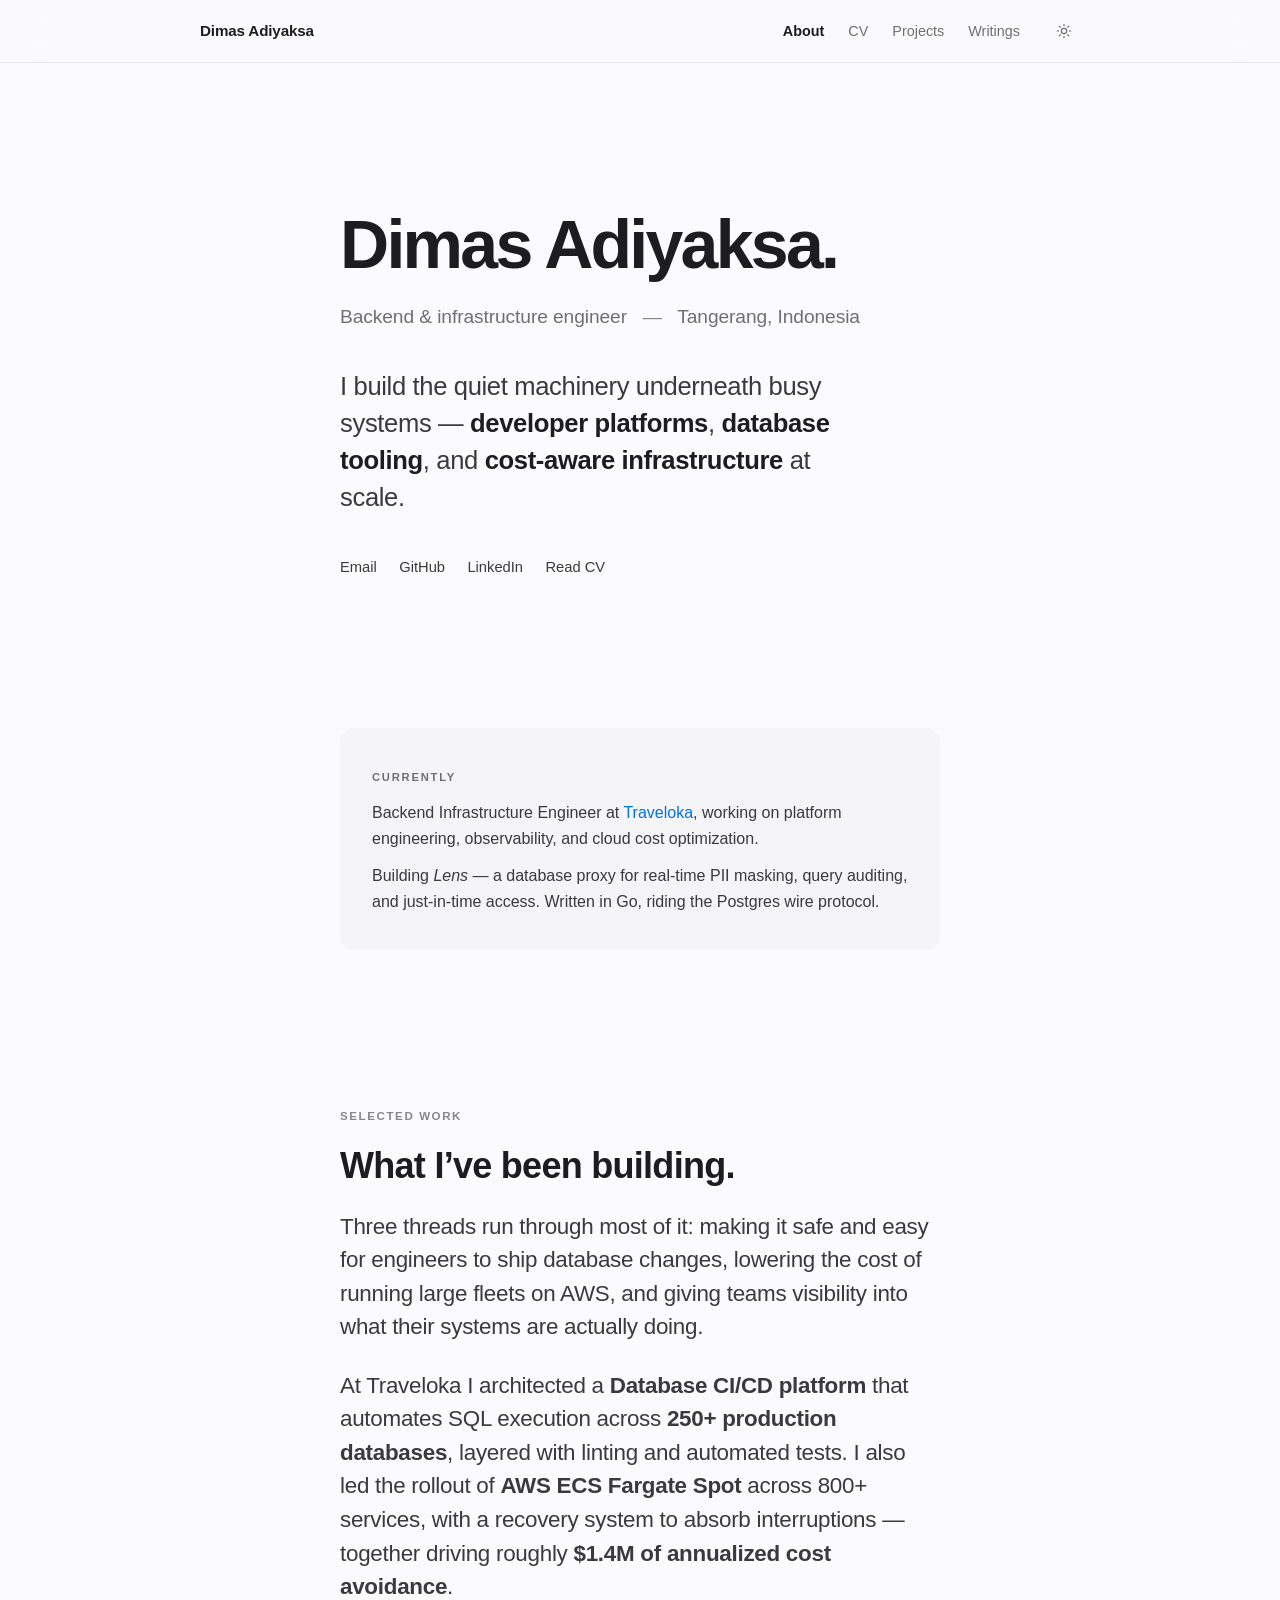
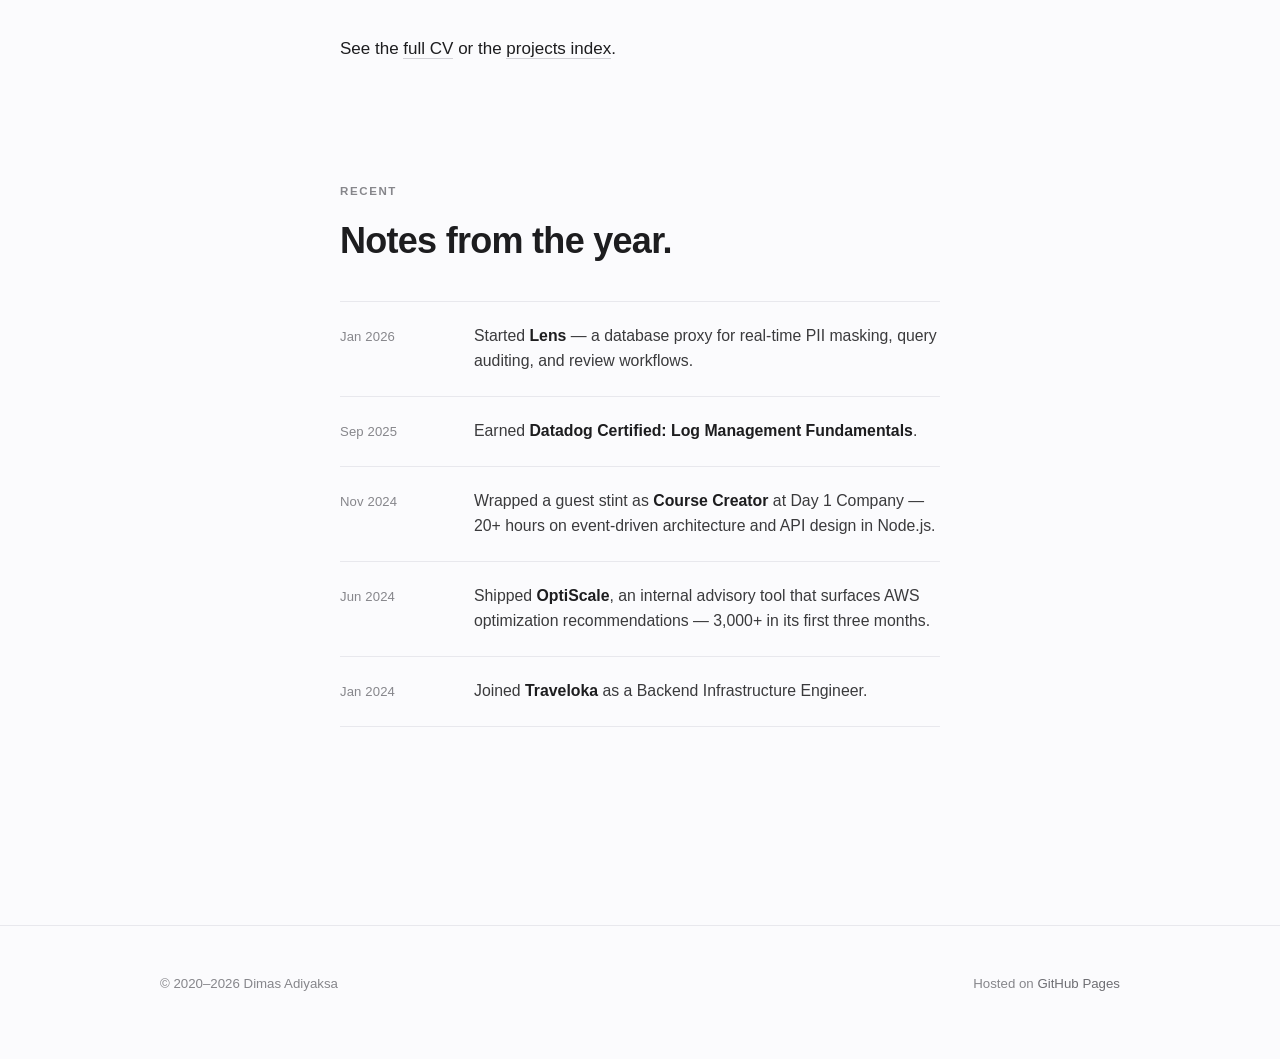
<file: index.html>
<!DOCTYPE html>
<html lang="en">
<head>
  <meta charset="UTF-8" />
  <meta name="viewport" content="width=device-width, initial-scale=1.0" />
  <meta name="theme-color" content="#fbfbfd" media="(prefers-color-scheme: light)" />
  <meta name="theme-color" content="#000000" media="(prefers-color-scheme: dark)" />

  <title>Dimas Adiyaksa</title>
  <meta name="description" content="Backend & infrastructure engineer working on distributed systems, developer platforms, and database tooling — based in Tangerang, Indonesia." />
  <meta name="author" content="Dimas Adiyaksa" />

  <meta property="og:title" content="Dimas Adiyaksa" />
  <meta property="og:description" content="Backend & infrastructure engineer — distributed systems, developer platforms, database tooling." />
  <meta property="og:type" content="website" />
  <meta name="twitter:card" content="summary" />

  <link rel="stylesheet" href="assets/css/style.css" />
</head>
<body>

<header class="nav">
  <div class="nav__inner">
    <a class="nav__brand" href="index.html">Dimas Adiyaksa</a>
    <div class="nav__links">
      <a href="index.html" class="is-active">About</a>
      <a href="cv.html">CV</a>
      <a href="projects.html">Projects</a>
      <a href="blog.html">Writings</a>
      <button class="theme-toggle" aria-label="Toggle theme">
        <svg class="sun"  viewBox="0 0 24 24" fill="none" stroke="currentColor" stroke-width="1.8" stroke-linecap="round" stroke-linejoin="round"><circle cx="12" cy="12" r="4"/><path d="M12 2v2M12 20v2M4.93 4.93l1.41 1.41M17.66 17.66l1.41 1.41M2 12h2M20 12h2M4.93 19.07l1.41-1.41M17.66 6.34l1.41-1.41"/></svg>
        <svg class="moon" viewBox="0 0 24 24" fill="none" stroke="currentColor" stroke-width="1.8" stroke-linecap="round" stroke-linejoin="round"><path d="M21 12.79A9 9 0 1 1 11.21 3 7 7 0 0 0 21 12.79z"/></svg>
      </button>
    </div>
  </div>
</header>

<main>

  <!-- Hero -->
  <section class="hero">
    <div class="wrap">
      <h1 class="hero__name">Dimas Adiyaksa.</h1>
      <p class="hero__role">
        Backend &amp; infrastructure engineer
        <span class="sep">—</span>
        Tangerang, Indonesia
      </p>
      <p class="hero__lede">
        I build the quiet machinery underneath busy systems &mdash;
        <strong>developer platforms</strong>, <strong>database tooling</strong>,
        and <strong>cost-aware infrastructure</strong> at scale.
      </p>
      <div class="hero__contacts">
        <a href="mailto:dimasadyaksa@gmail.com">Email</a>
        <a href="https://github.com/dimasadyaksa" target="_blank" rel="noopener">GitHub</a>
        <a href="https://linkedin.com/in/dimasadyaksa" target="_blank" rel="noopener">LinkedIn</a>
        <a href="cv.html">Read CV</a>
      </div>
    </div>
  </section>

  <!-- Now -->
  <section class="section--tight">
    <div class="wrap">
      <div class="now">
        <span class="now__label">Currently</span>
        <p>
          Backend Infrastructure Engineer at <a href="https://www.traveloka.com" target="_blank" rel="noopener">Traveloka</a>,
          working on platform engineering, observability, and cloud cost optimization.
        </p>
        <p>
          Building <em>Lens</em> &mdash; a database proxy for real-time PII masking,
          query auditing, and just-in-time access. Written in Go, riding the Postgres
          wire protocol.
        </p>
      </div>
    </div>
  </section>

  <!-- Selected work -->
  <section class="section">
    <div class="wrap">
      <p class="eyebrow">Selected work</p>
      <h2>What I&rsquo;ve been building.</h2>
      <p class="lead" style="margin-top: 1.5rem;">
        Three threads run through most of it: making it safe and easy for engineers to ship
        database changes, lowering the cost of running large fleets on AWS, and giving teams
        visibility into what their systems are actually doing.
      </p>
      <p class="lead" style="margin-top: 1rem;">
        At Traveloka I architected a <strong>Database CI/CD platform</strong> that automates SQL
        execution across <strong>250+ production databases</strong>, layered with linting and
        automated tests. I also led the rollout of <strong>AWS ECS Fargate Spot</strong> across
        800+ services, with a recovery system to absorb interruptions &mdash; together driving
        roughly <strong>$1.4M of annualized cost avoidance</strong>.
      </p>
      <p style="margin-top: 2rem;">
        See the <a class="link-quiet" href="cv.html">full CV</a> or the
        <a class="link-quiet" href="projects.html">projects index</a>.
      </p>
    </div>
  </section>

  <!-- Notes / recent -->
  <section class="section">
    <div class="wrap">
      <p class="eyebrow">Recent</p>
      <h2>Notes from the year.</h2>
      <ul class="notes" style="margin-top: 2.5rem;">
        <li>
          <time datetime="2026-01">Jan 2026</time>
          <div class="notes__body">
            Started <strong>Lens</strong> &mdash; a database proxy for real-time PII masking,
            query auditing, and review workflows.
          </div>
        </li>
        <li>
          <time datetime="2025-09">Sep 2025</time>
          <div class="notes__body">
            Earned <strong>Datadog Certified: Log Management Fundamentals</strong>.
          </div>
        </li>
        <li>
          <time datetime="2024-11">Nov 2024</time>
          <div class="notes__body">
            Wrapped a guest stint as <strong>Course Creator</strong> at Day 1 Company &mdash;
            20+ hours on event-driven architecture and API design in Node.js.
          </div>
        </li>
        <li>
          <time datetime="2024-06">Jun 2024</time>
          <div class="notes__body">
            Shipped <strong>OptiScale</strong>, an internal advisory tool that surfaces AWS
            optimization recommendations &mdash; 3,000+ in its first three months.
          </div>
        </li>
        <li>
          <time datetime="2024-01">Jan 2024</time>
          <div class="notes__body">
            Joined <strong>Traveloka</strong> as a Backend Infrastructure Engineer.
          </div>
        </li>
      </ul>
    </div>
  </section>

</main>

<footer class="footer">
  <div class="footer__inner">
    <span>&copy; 2020&ndash;2026 Dimas Adiyaksa</span>
    <span>Hosted on <a href="https://pages.github.com/" target="_blank" rel="noopener">GitHub Pages</a></span>
  </div>
</footer>

<script src="assets/js/main.js" defer></script>
</body>
</html>
</file>
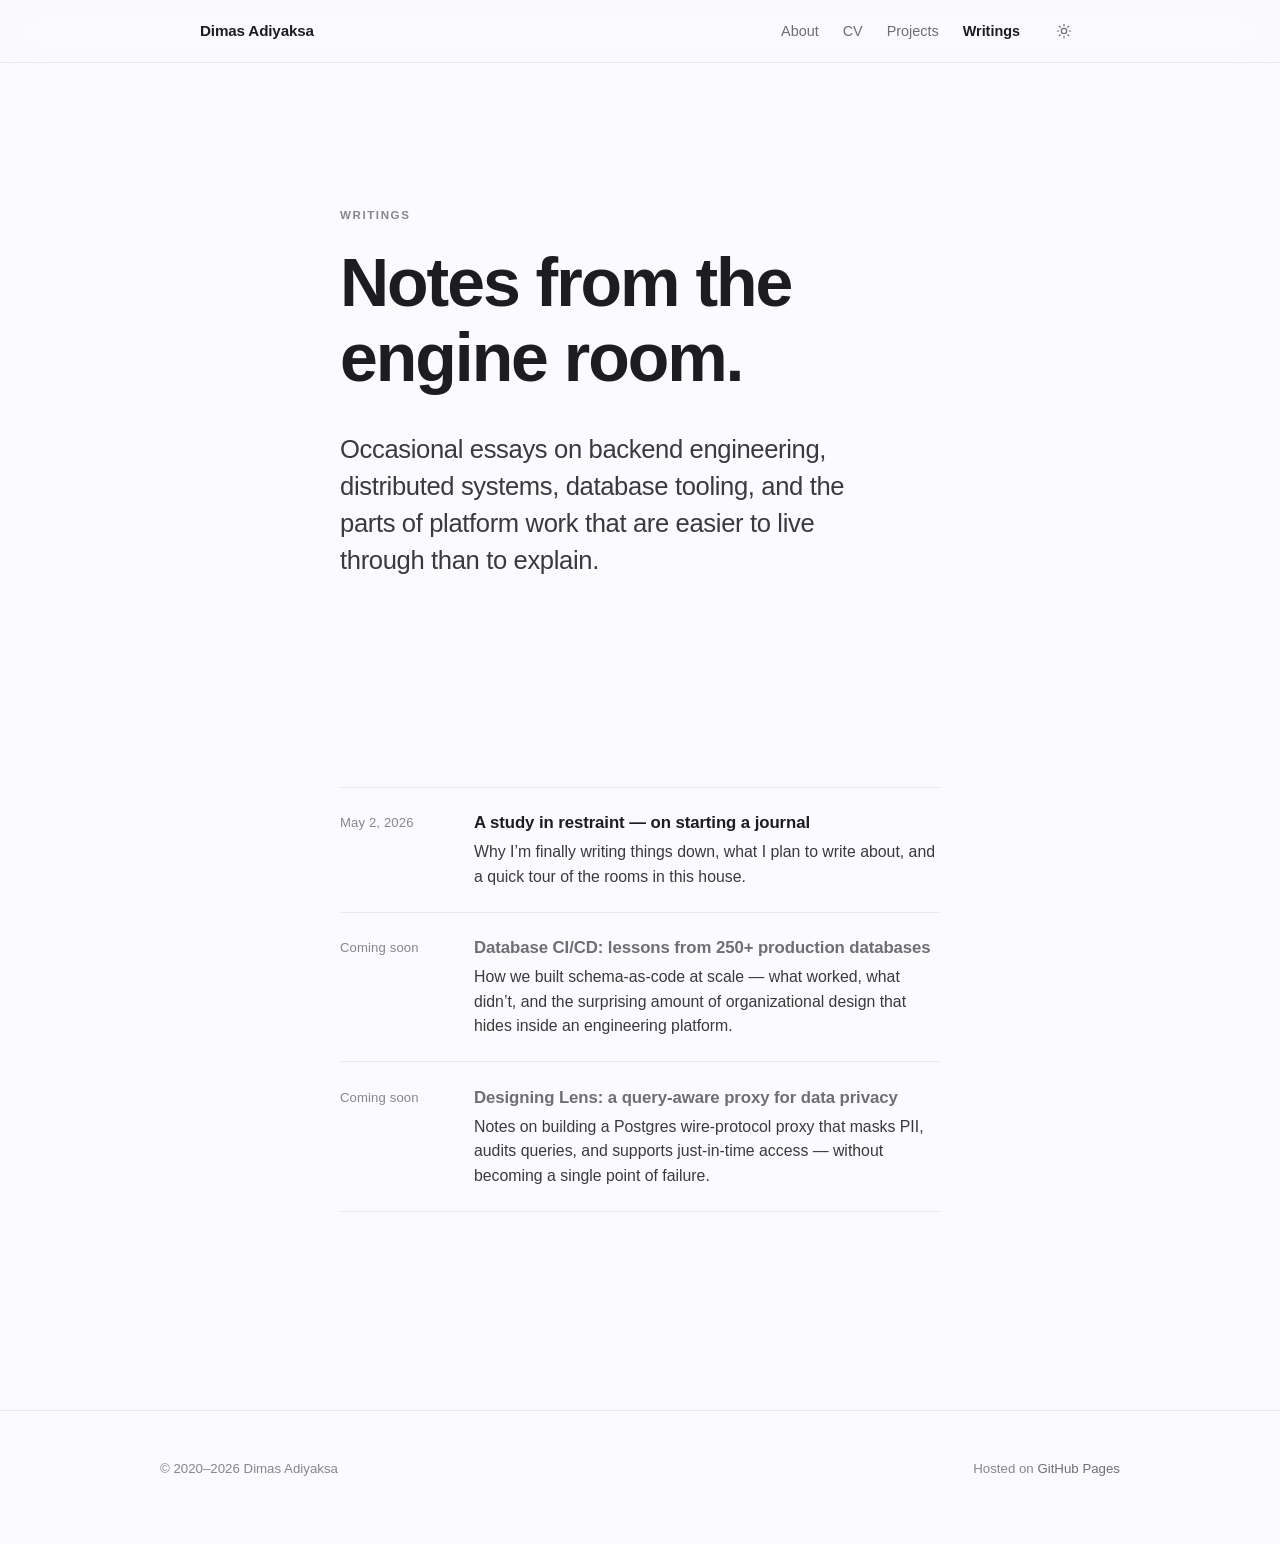
<file: blog.html>
<!DOCTYPE html>
<html lang="en">
<head>
  <meta charset="UTF-8" />
  <meta name="viewport" content="width=device-width, initial-scale=1.0" />
  <meta name="theme-color" content="#fbfbfd" media="(prefers-color-scheme: light)" />
  <meta name="theme-color" content="#000000" media="(prefers-color-scheme: dark)" />

  <title>Writings — Dimas Adiyaksa</title>
  <meta name="description" content="Essays and notes by Dimas Adiyaksa on backend engineering, distributed systems, and platform design." />

  <link rel="stylesheet" href="assets/css/style.css" />
</head>
<body>

<header class="nav">
  <div class="nav__inner">
    <a class="nav__brand" href="index.html">Dimas Adiyaksa</a>
    <div class="nav__links">
      <a href="index.html">About</a>
      <a href="cv.html">CV</a>
      <a href="projects.html">Projects</a>
      <a href="blog.html" class="is-active">Writings</a>
      <button class="theme-toggle" aria-label="Toggle theme">
        <svg class="sun"  viewBox="0 0 24 24" fill="none" stroke="currentColor" stroke-width="1.8" stroke-linecap="round" stroke-linejoin="round"><circle cx="12" cy="12" r="4"/><path d="M12 2v2M12 20v2M4.93 4.93l1.41 1.41M17.66 17.66l1.41 1.41M2 12h2M20 12h2M4.93 19.07l1.41-1.41M17.66 6.34l1.41-1.41"/></svg>
        <svg class="moon" viewBox="0 0 24 24" fill="none" stroke="currentColor" stroke-width="1.8" stroke-linecap="round" stroke-linejoin="round"><path d="M21 12.79A9 9 0 1 1 11.21 3 7 7 0 0 0 21 12.79z"/></svg>
      </button>
    </div>
  </div>
</header>

<main>

  <section class="hero">
    <div class="wrap">
      <p class="eyebrow">Writings</p>
      <h1>Notes from the engine room.</h1>
      <p class="hero__lede">
        Occasional essays on backend engineering, distributed systems, database tooling,
        and the parts of platform work that are easier to live through than to explain.
      </p>
    </div>
  </section>

  <section class="section">
    <div class="wrap">
      <ul class="notes">
        <li>
          <time datetime="2026-05-02">May&nbsp;2,&nbsp;2026</time>
          <div>
            <span class="notes__title">
              <a href="posts/welcome.html">A study in restraint &mdash; on starting a journal</a>
            </span>
            <p class="notes__body" style="margin:0;">
              Why I&rsquo;m finally writing things down, what I plan to write about, and a quick
              tour of the rooms in this house.
            </p>
          </div>
        </li>
        <li>
          <time datetime="2026-04">Coming&nbsp;soon</time>
          <div>
            <span class="notes__title" style="color: var(--ink-3);">
              Database CI/CD: lessons from 250+ production databases
            </span>
            <p class="notes__body" style="margin:0;">
              How we built schema-as-code at scale &mdash; what worked, what didn&rsquo;t, and the
              surprising amount of organizational design that hides inside an engineering platform.
            </p>
          </div>
        </li>
        <li>
          <time datetime="2026-04">Coming&nbsp;soon</time>
          <div>
            <span class="notes__title" style="color: var(--ink-3);">
              Designing Lens: a query-aware proxy for data privacy
            </span>
            <p class="notes__body" style="margin:0;">
              Notes on building a Postgres wire-protocol proxy that masks PII, audits queries,
              and supports just-in-time access &mdash; without becoming a single point of failure.
            </p>
          </div>
        </li>
      </ul>
    </div>
  </section>

</main>

<footer class="footer">
  <div class="footer__inner">
    <span>&copy; 2020&ndash;2026 Dimas Adiyaksa</span>
    <span>Hosted on <a href="https://pages.github.com/" target="_blank" rel="noopener">GitHub Pages</a></span>
  </div>
</footer>

<script src="assets/js/main.js" defer></script>
</body>
</html>
</file>
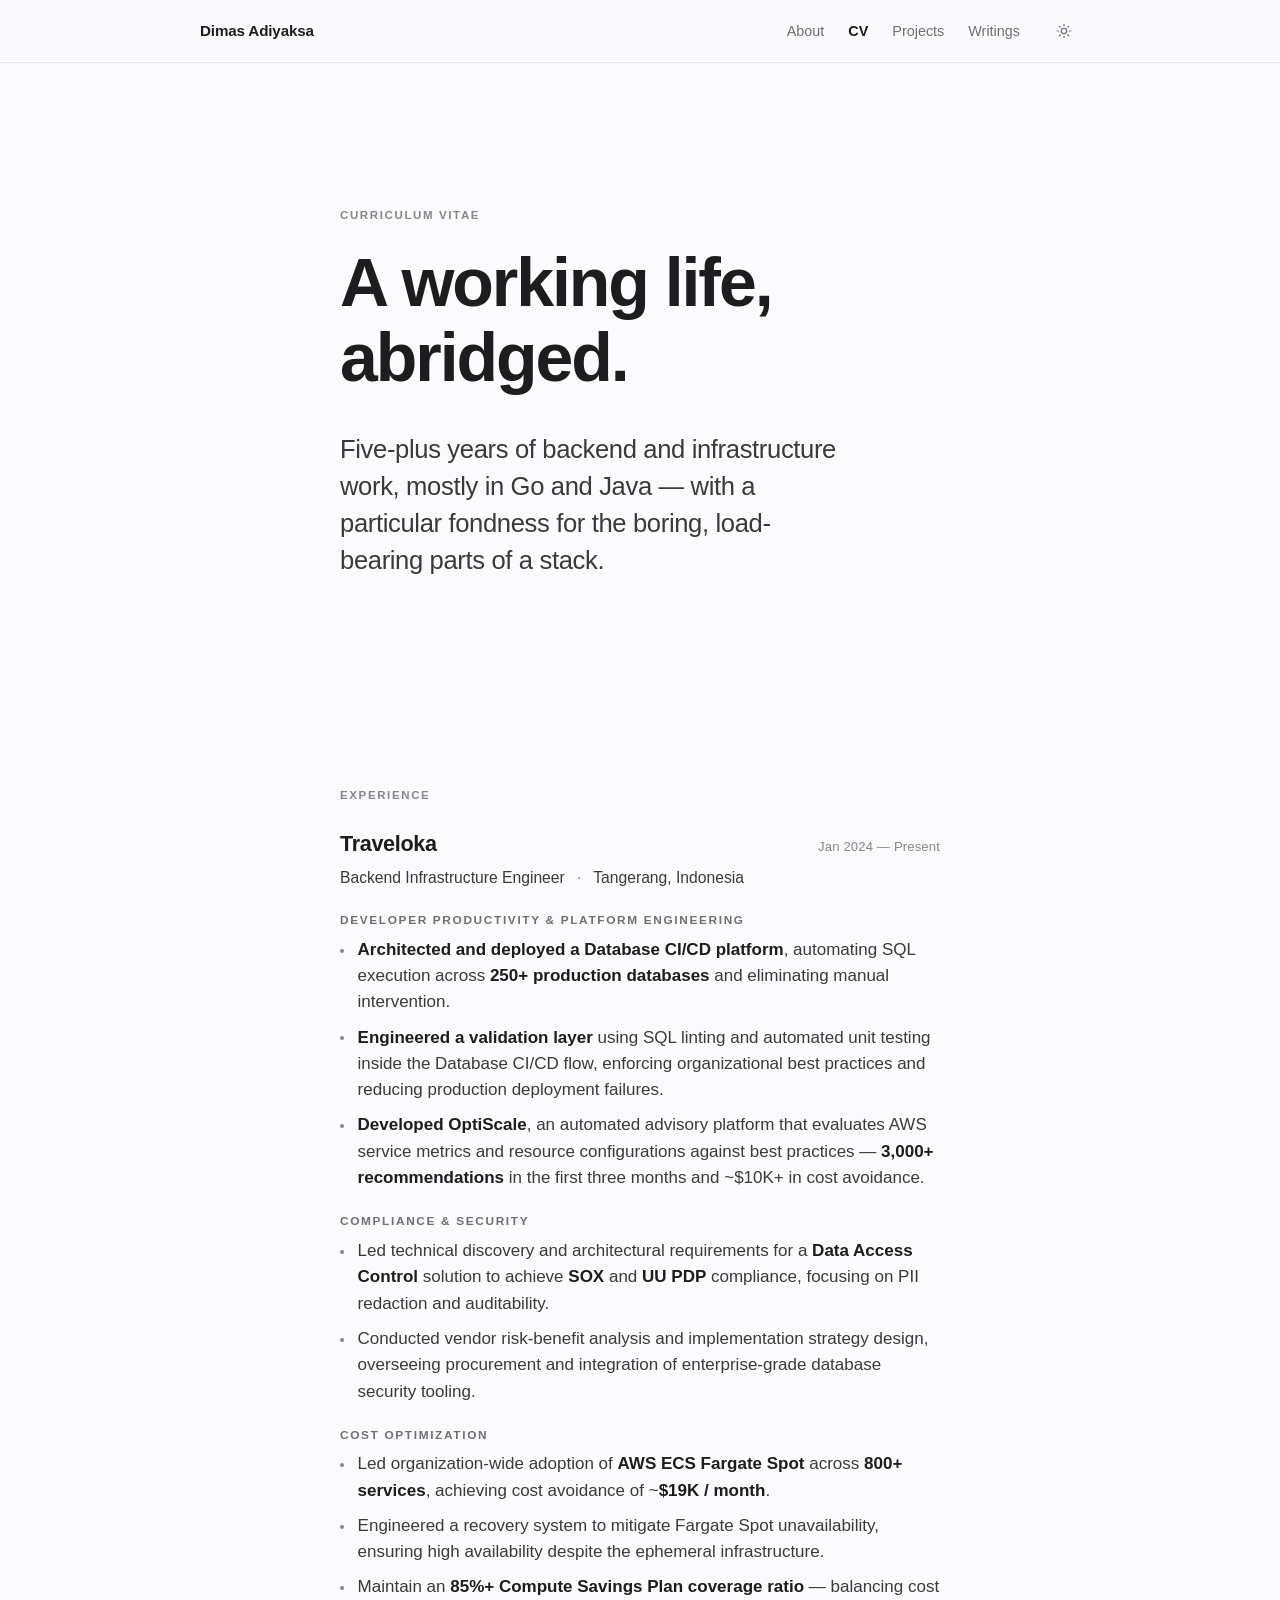
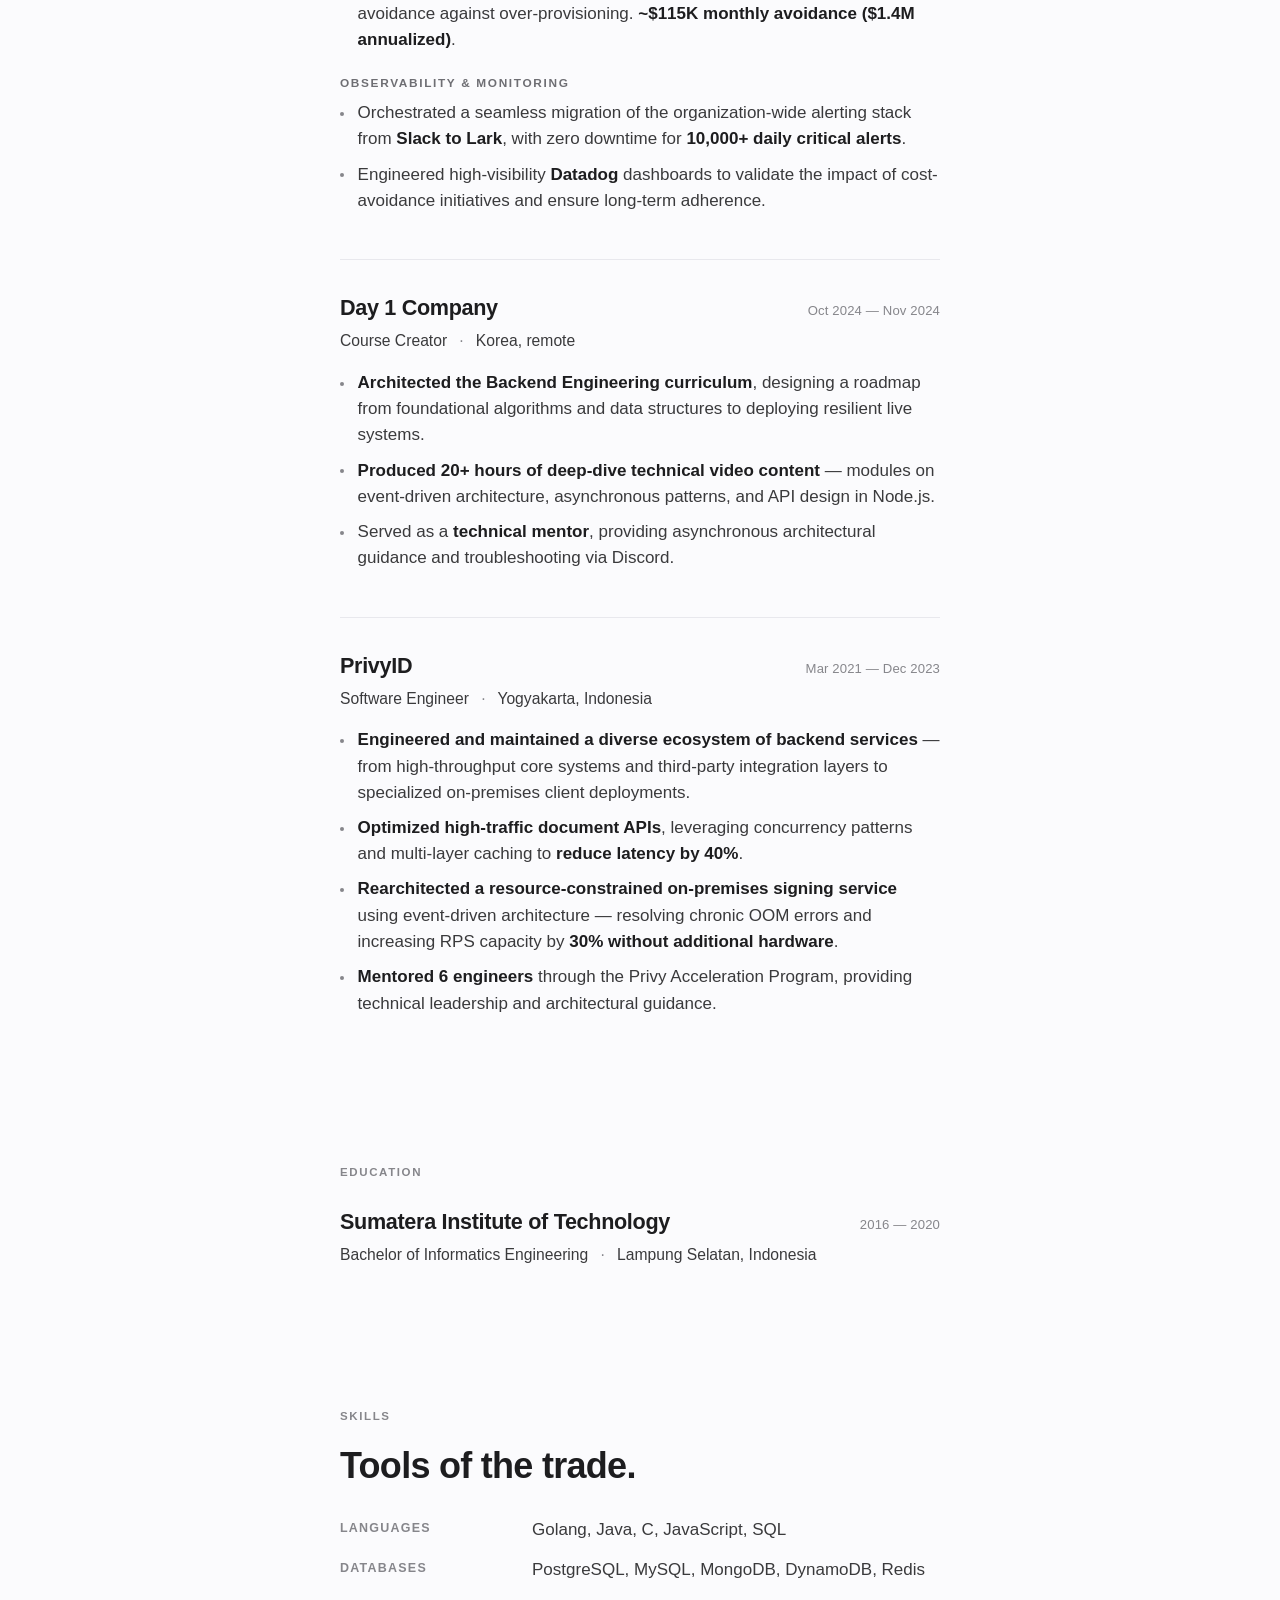
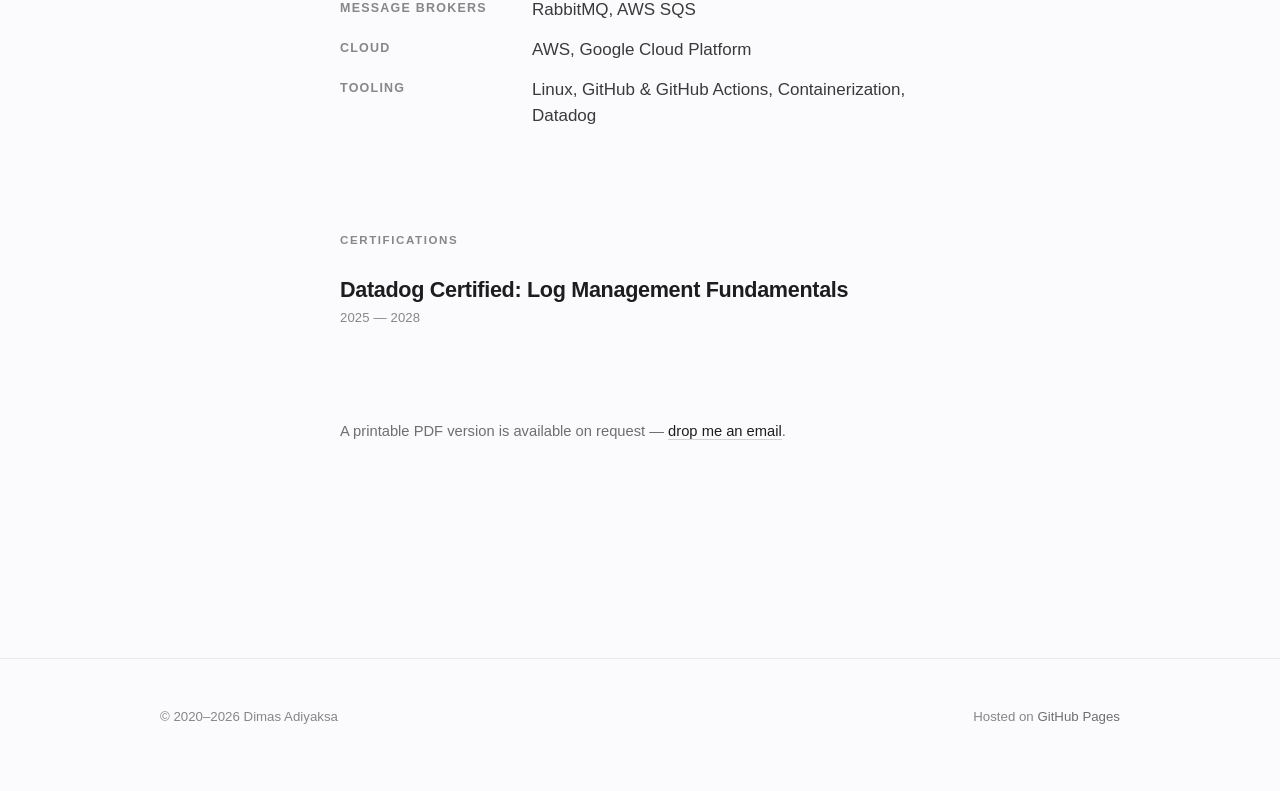
<file: cv.html>
<!DOCTYPE html>
<html lang="en">
<head>
  <meta charset="UTF-8" />
  <meta name="viewport" content="width=device-width, initial-scale=1.0" />
  <meta name="theme-color" content="#fbfbfd" media="(prefers-color-scheme: light)" />
  <meta name="theme-color" content="#000000" media="(prefers-color-scheme: dark)" />

  <title>CV — Dimas Adiyaksa</title>
  <meta name="description" content="Curriculum vitae of Dimas Adiyaksa — backend & infrastructure engineer." />

  <link rel="stylesheet" href="assets/css/style.css" />
</head>
<body>

<header class="nav">
  <div class="nav__inner">
    <a class="nav__brand" href="index.html">Dimas Adiyaksa</a>
    <div class="nav__links">
      <a href="index.html">About</a>
      <a href="cv.html" class="is-active">CV</a>
      <a href="projects.html">Projects</a>
      <a href="blog.html">Writings</a>
      <button class="theme-toggle" aria-label="Toggle theme">
        <svg class="sun"  viewBox="0 0 24 24" fill="none" stroke="currentColor" stroke-width="1.8" stroke-linecap="round" stroke-linejoin="round"><circle cx="12" cy="12" r="4"/><path d="M12 2v2M12 20v2M4.93 4.93l1.41 1.41M17.66 17.66l1.41 1.41M2 12h2M20 12h2M4.93 19.07l1.41-1.41M17.66 6.34l1.41-1.41"/></svg>
        <svg class="moon" viewBox="0 0 24 24" fill="none" stroke="currentColor" stroke-width="1.8" stroke-linecap="round" stroke-linejoin="round"><path d="M21 12.79A9 9 0 1 1 11.21 3 7 7 0 0 0 21 12.79z"/></svg>
      </button>
    </div>
  </div>
</header>

<main>

  <section class="hero">
    <div class="wrap">
      <p class="eyebrow">Curriculum Vitae</p>
      <h1>A working life, abridged.</h1>
      <p class="hero__lede">
        Five-plus years of backend and infrastructure work, mostly in Go and Java &mdash;
        with a particular fondness for the boring, load-bearing parts of a stack.
      </p>
    </div>
  </section>

  <!-- Experience -->
  <section class="section">
    <div class="wrap">
      <p class="eyebrow">Experience</p>

      <article class="entry">
        <div class="entry__head">
          <h3 class="entry__org">Traveloka</h3>
          <span class="entry__when">Jan 2024 — Present</span>
        </div>
        <p class="entry__role">
          Backend Infrastructure Engineer
          <span class="dot">·</span> Tangerang, Indonesia
        </p>

        <div class="entry__group">
          <h4>Developer productivity &amp; platform engineering</h4>
          <ul>
            <li><strong>Architected and deployed a Database CI/CD platform</strong>, automating SQL execution across <strong>250+ production databases</strong> and eliminating manual intervention.</li>
            <li><strong>Engineered a validation layer</strong> using SQL linting and automated unit testing inside the Database CI/CD flow, enforcing organizational best practices and reducing production deployment failures.</li>
            <li><strong>Developed OptiScale</strong>, an automated advisory platform that evaluates AWS service metrics and resource configurations against best practices &mdash; <strong>3,000+ recommendations</strong> in the first three months and ~$10K+ in cost avoidance.</li>
          </ul>
        </div>

        <div class="entry__group">
          <h4>Compliance &amp; security</h4>
          <ul>
            <li>Led technical discovery and architectural requirements for a <strong>Data Access Control</strong> solution to achieve <strong>SOX</strong> and <strong>UU PDP</strong> compliance, focusing on PII redaction and auditability.</li>
            <li>Conducted vendor risk-benefit analysis and implementation strategy design, overseeing procurement and integration of enterprise-grade database security tooling.</li>
          </ul>
        </div>

        <div class="entry__group">
          <h4>Cost optimization</h4>
          <ul>
            <li>Led organization-wide adoption of <strong>AWS ECS Fargate Spot</strong> across <strong>800+ services</strong>, achieving cost avoidance of ~<strong>$19K / month</strong>.</li>
            <li>Engineered a recovery system to mitigate Fargate Spot unavailability, ensuring high availability despite the ephemeral infrastructure.</li>
            <li>Maintain an <strong>85%+ Compute Savings Plan coverage ratio</strong> &mdash; balancing cost avoidance against over-provisioning. <strong>~$115K monthly avoidance ($1.4M annualized)</strong>.</li>
          </ul>
        </div>

        <div class="entry__group">
          <h4>Observability &amp; monitoring</h4>
          <ul>
            <li>Orchestrated a seamless migration of the organization-wide alerting stack from <strong>Slack to Lark</strong>, with zero downtime for <strong>10,000+ daily critical alerts</strong>.</li>
            <li>Engineered high-visibility <strong>Datadog</strong> dashboards to validate the impact of cost-avoidance initiatives and ensure long-term adherence.</li>
          </ul>
        </div>
      </article>

      <article class="entry">
        <div class="entry__head">
          <h3 class="entry__org">Day 1 Company</h3>
          <span class="entry__when">Oct 2024 — Nov 2024</span>
        </div>
        <p class="entry__role">
          Course Creator
          <span class="dot">·</span> Korea, remote
        </p>
        <ul style="margin-top: 1rem;">
          <li><strong>Architected the Backend Engineering curriculum</strong>, designing a roadmap from foundational algorithms and data structures to deploying resilient live systems.</li>
          <li><strong>Produced 20+ hours of deep-dive technical video content</strong> &mdash; modules on event-driven architecture, asynchronous patterns, and API design in Node.js.</li>
          <li>Served as a <strong>technical mentor</strong>, providing asynchronous architectural guidance and troubleshooting via Discord.</li>
        </ul>
      </article>

      <article class="entry">
        <div class="entry__head">
          <h3 class="entry__org">PrivyID</h3>
          <span class="entry__when">Mar 2021 — Dec 2023</span>
        </div>
        <p class="entry__role">
          Software Engineer
          <span class="dot">·</span> Yogyakarta, Indonesia
        </p>
        <ul style="margin-top: 1rem;">
          <li><strong>Engineered and maintained a diverse ecosystem of backend services</strong> &mdash; from high-throughput core systems and third-party integration layers to specialized on-premises client deployments.</li>
          <li><strong>Optimized high-traffic document APIs</strong>, leveraging concurrency patterns and multi-layer caching to <strong>reduce latency by 40%</strong>.</li>
          <li><strong>Rearchitected a resource-constrained on-premises signing service</strong> using event-driven architecture &mdash; resolving chronic OOM errors and increasing RPS capacity by <strong>30% without additional hardware</strong>.</li>
          <li><strong>Mentored 6 engineers</strong> through the Privy Acceleration Program, providing technical leadership and architectural guidance.</li>
        </ul>
      </article>
    </div>
  </section>

  <!-- Education -->
  <section class="section">
    <div class="wrap">
      <p class="eyebrow">Education</p>
      <article class="entry">
        <div class="entry__head">
          <h3 class="entry__org">Sumatera Institute of Technology</h3>
          <span class="entry__when">2016 — 2020</span>
        </div>
        <p class="entry__role">
          Bachelor of Informatics Engineering
          <span class="dot">·</span> Lampung Selatan, Indonesia
        </p>
      </article>
    </div>
  </section>

  <!-- Skills -->
  <section class="section">
    <div class="wrap">
      <p class="eyebrow">Skills</p>
      <h2 style="margin-bottom: 2rem;">Tools of the trade.</h2>
      <dl class="skills">
        <dt>Languages</dt>
        <dd>Golang, Java, C, JavaScript, SQL</dd>

        <dt>Databases</dt>
        <dd>PostgreSQL, MySQL, MongoDB, DynamoDB, Redis</dd>

        <dt>Message brokers</dt>
        <dd>RabbitMQ, AWS SQS</dd>

        <dt>Cloud</dt>
        <dd>AWS, Google Cloud Platform</dd>

        <dt>Tooling</dt>
        <dd>Linux, GitHub &amp; GitHub Actions, Containerization, Datadog</dd>
      </dl>
    </div>
  </section>

  <!-- Certifications -->
  <section class="section">
    <div class="wrap">
      <p class="eyebrow">Certifications</p>
      <article class="entry">
        <div class="entry__head">
          <h3 class="entry__org">Datadog Certified: Log Management Fundamentals</h3>
          <span class="entry__when">2025 — 2028</span>
        </div>
      </article>

      <p style="margin-top: 3rem; color: var(--ink-3); font-size: 0.92rem;">
        A printable PDF version is available on request &mdash;
        <a class="link-quiet" href="mailto:dimasadyaksa@gmail.com">drop me an email</a>.
      </p>
    </div>
  </section>

</main>

<footer class="footer">
  <div class="footer__inner">
    <span>&copy; 2020&ndash;2026 Dimas Adiyaksa</span>
    <span>Hosted on <a href="https://pages.github.com/" target="_blank" rel="noopener">GitHub Pages</a></span>
  </div>
</footer>

<script src="assets/js/main.js" defer></script>
</body>
</html>
</file>
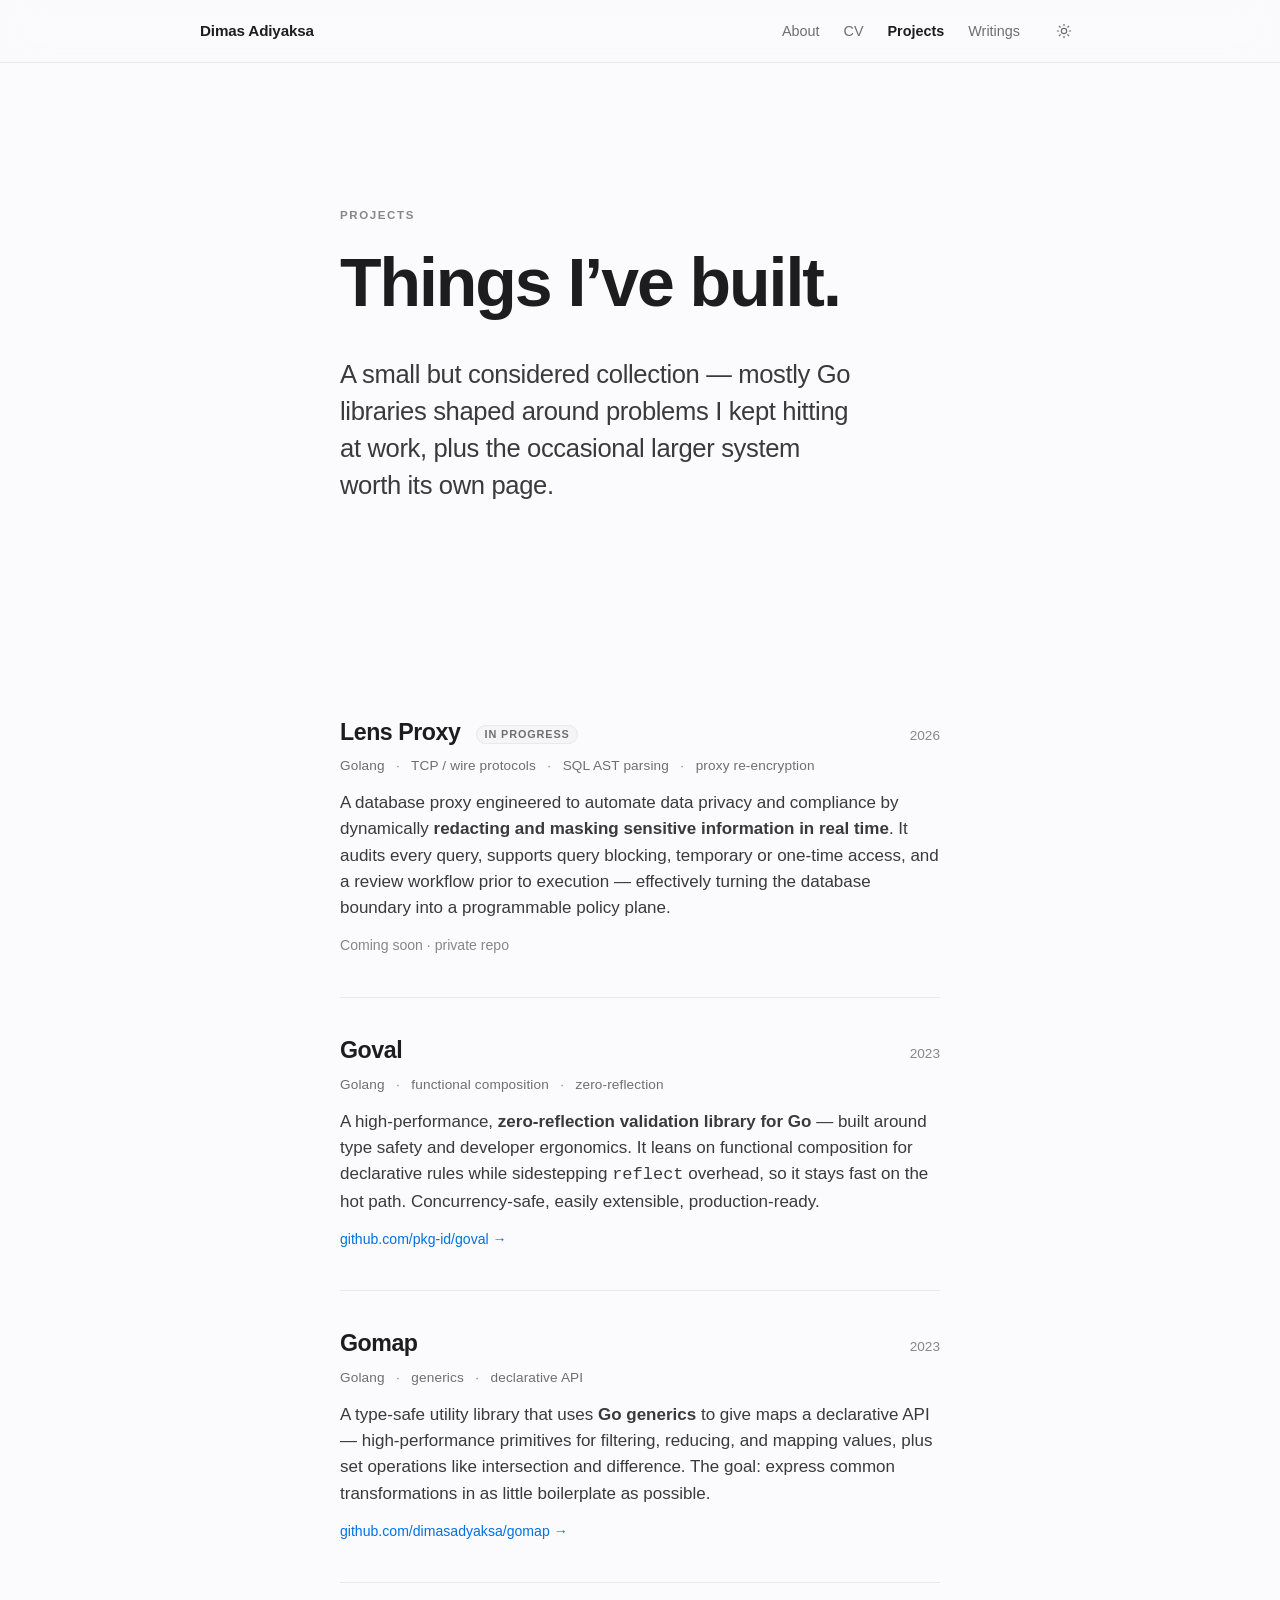
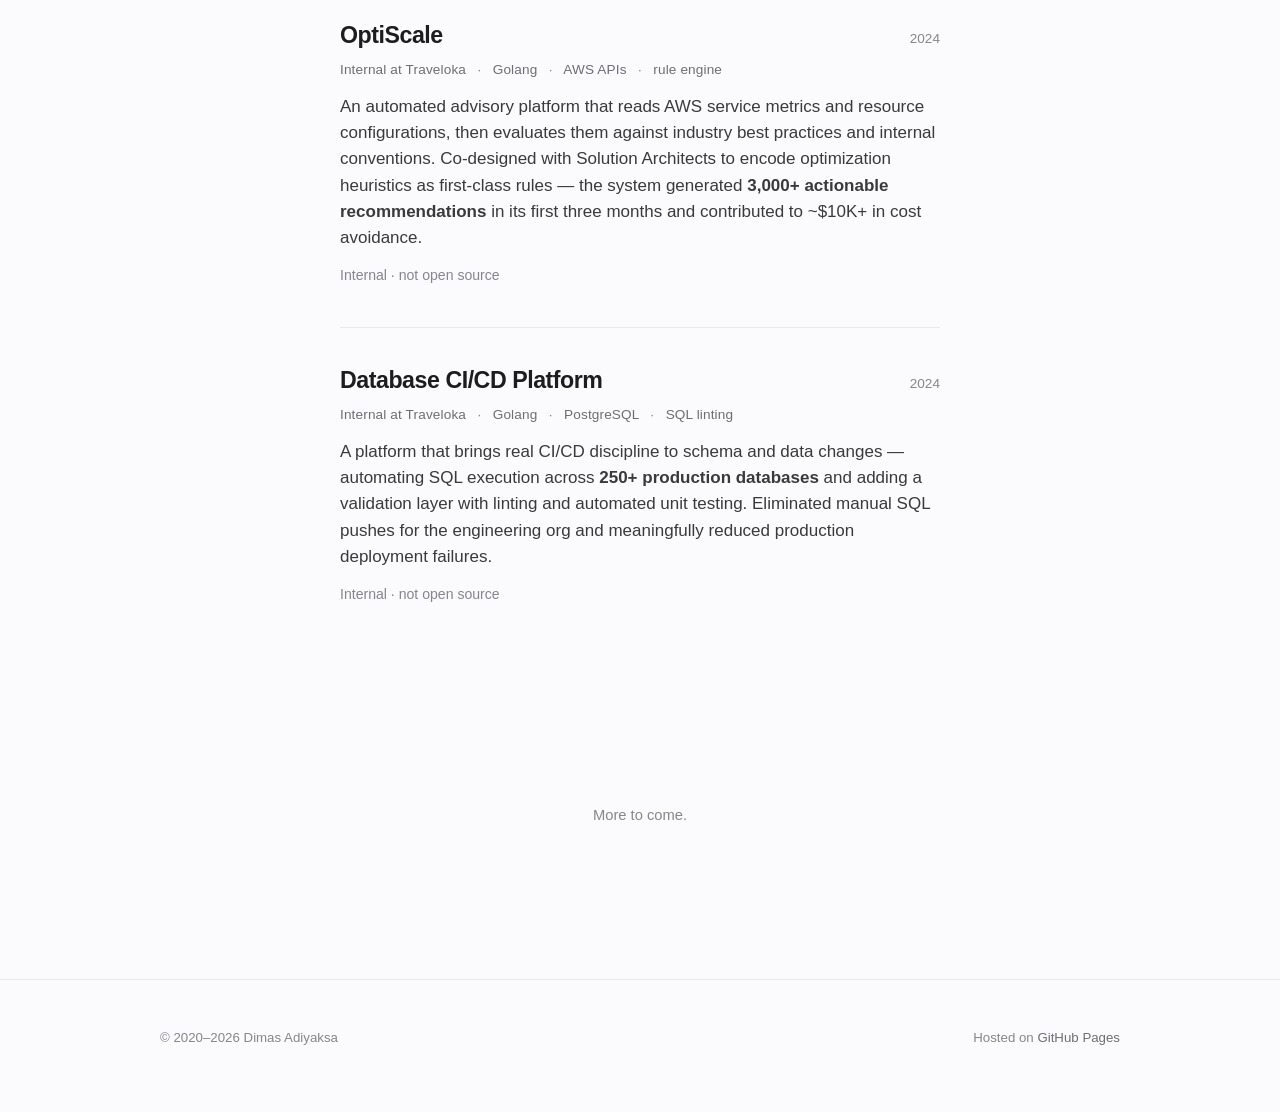
<file: projects.html>
<!DOCTYPE html>
<html lang="en">
<head>
  <meta charset="UTF-8" />
  <meta name="viewport" content="width=device-width, initial-scale=1.0" />
  <meta name="theme-color" content="#fbfbfd" media="(prefers-color-scheme: light)" />
  <meta name="theme-color" content="#000000" media="(prefers-color-scheme: dark)" />

  <title>Projects — Dimas Adiyaksa</title>
  <meta name="description" content="Open-source and side projects by Dimas Adiyaksa — Go libraries, database tooling, and platform work." />

  <link rel="stylesheet" href="assets/css/style.css" />
</head>
<body>

<header class="nav">
  <div class="nav__inner">
    <a class="nav__brand" href="index.html">Dimas Adiyaksa</a>
    <div class="nav__links">
      <a href="index.html">About</a>
      <a href="cv.html">CV</a>
      <a href="projects.html" class="is-active">Projects</a>
      <a href="blog.html">Writings</a>
      <button class="theme-toggle" aria-label="Toggle theme">
        <svg class="sun"  viewBox="0 0 24 24" fill="none" stroke="currentColor" stroke-width="1.8" stroke-linecap="round" stroke-linejoin="round"><circle cx="12" cy="12" r="4"/><path d="M12 2v2M12 20v2M4.93 4.93l1.41 1.41M17.66 17.66l1.41 1.41M2 12h2M20 12h2M4.93 19.07l1.41-1.41M17.66 6.34l1.41-1.41"/></svg>
        <svg class="moon" viewBox="0 0 24 24" fill="none" stroke="currentColor" stroke-width="1.8" stroke-linecap="round" stroke-linejoin="round"><path d="M21 12.79A9 9 0 1 1 11.21 3 7 7 0 0 0 21 12.79z"/></svg>
      </button>
    </div>
  </div>
</header>

<main>

  <section class="hero">
    <div class="wrap">
      <p class="eyebrow">Projects</p>
      <h1>Things I&rsquo;ve built.</h1>
      <p class="hero__lede">
        A small but considered collection &mdash; mostly Go libraries shaped around problems
        I kept hitting at work, plus the occasional larger system worth its own page.
      </p>
    </div>
  </section>

  <section class="section">
    <div class="wrap">

      <article class="project">
        <div class="project__head">
          <h3 class="project__name">
            <span>Lens Proxy</span>
            <span class="tag">In progress</span>
          </h3>
          <span class="project__year">2026</span>
        </div>
        <p class="project__stack">
          Golang
          <span class="dot">·</span> TCP / wire protocols
          <span class="dot">·</span> SQL AST parsing
          <span class="dot">·</span> proxy re-encryption
        </p>
        <p class="project__desc">
          A database proxy engineered to automate data privacy and compliance by
          dynamically <strong>redacting and masking sensitive information in real time</strong>.
          It audits every query, supports query blocking, temporary or one-time access, and a
          review workflow prior to execution &mdash; effectively turning the database boundary
          into a programmable policy plane.
        </p>
        <div class="project__links">
          <span>Coming soon · private repo</span>
        </div>
      </article>

      <article class="project">
        <div class="project__head">
          <h3 class="project__name">
            <a href="https://github.com/pkg-id/goval" target="_blank" rel="noopener">Goval</a>
          </h3>
          <span class="project__year">2023</span>
        </div>
        <p class="project__stack">
          Golang
          <span class="dot">·</span> functional composition
          <span class="dot">·</span> zero-reflection
        </p>
        <p class="project__desc">
          A high-performance, <strong>zero-reflection validation library for Go</strong> &mdash;
          built around type safety and developer ergonomics. It leans on functional composition
          for declarative rules while sidestepping <code>reflect</code> overhead, so it stays fast
          on the hot path. Concurrency-safe, easily extensible, production-ready.
        </p>
        <div class="project__links">
          <a href="https://github.com/pkg-id/goval" target="_blank" rel="noopener">github.com/pkg-id/goval &rarr;</a>
        </div>
      </article>

      <article class="project">
        <div class="project__head">
          <h3 class="project__name">
            <a href="https://github.com/dimasadyaksa/gomap" target="_blank" rel="noopener">Gomap</a>
          </h3>
          <span class="project__year">2023</span>
        </div>
        <p class="project__stack">
          Golang
          <span class="dot">·</span> generics
          <span class="dot">·</span> declarative API
        </p>
        <p class="project__desc">
          A type-safe utility library that uses <strong>Go generics</strong> to give maps a
          declarative API &mdash; high-performance primitives for filtering, reducing, and mapping
          values, plus set operations like intersection and difference. The goal: express common
          transformations in as little boilerplate as possible.
        </p>
        <div class="project__links">
          <a href="https://github.com/dimasadyaksa/gomap" target="_blank" rel="noopener">github.com/dimasadyaksa/gomap &rarr;</a>
        </div>
      </article>

      <article class="project">
        <div class="project__head">
          <h3 class="project__name">OptiScale</h3>
          <span class="project__year">2024</span>
        </div>
        <p class="project__stack">
          Internal at Traveloka
          <span class="dot">·</span> Golang
          <span class="dot">·</span> AWS APIs
          <span class="dot">·</span> rule engine
        </p>
        <p class="project__desc">
          An automated advisory platform that reads AWS service metrics and resource configurations,
          then evaluates them against industry best practices and internal conventions. Co-designed
          with Solution Architects to encode optimization heuristics as first-class rules &mdash;
          the system generated <strong>3,000+ actionable recommendations</strong> in its first three
          months and contributed to ~$10K+ in cost avoidance.
        </p>
        <div class="project__links">
          <span>Internal · not open source</span>
        </div>
      </article>

      <article class="project">
        <div class="project__head">
          <h3 class="project__name">Database CI/CD Platform</h3>
          <span class="project__year">2024</span>
        </div>
        <p class="project__stack">
          Internal at Traveloka
          <span class="dot">·</span> Golang
          <span class="dot">·</span> PostgreSQL
          <span class="dot">·</span> SQL linting
        </p>
        <p class="project__desc">
          A platform that brings real CI/CD discipline to schema and data changes &mdash; automating
          SQL execution across <strong>250+ production databases</strong> and adding a validation
          layer with linting and automated unit testing. Eliminated manual SQL pushes for the
          engineering org and meaningfully reduced production deployment failures.
        </p>
        <div class="project__links">
          <span>Internal · not open source</span>
        </div>
      </article>

    </div>
  </section>

  <section class="section--tight">
    <div class="wrap" style="text-align:center; color: var(--ink-4); font-size: 0.92rem;">
      More to come.
    </div>
  </section>

</main>

<footer class="footer">
  <div class="footer__inner">
    <span>&copy; 2020&ndash;2026 Dimas Adiyaksa</span>
    <span>Hosted on <a href="https://pages.github.com/" target="_blank" rel="noopener">GitHub Pages</a></span>
  </div>
</footer>

<script src="assets/js/main.js" defer></script>
</body>
</html>
</file>
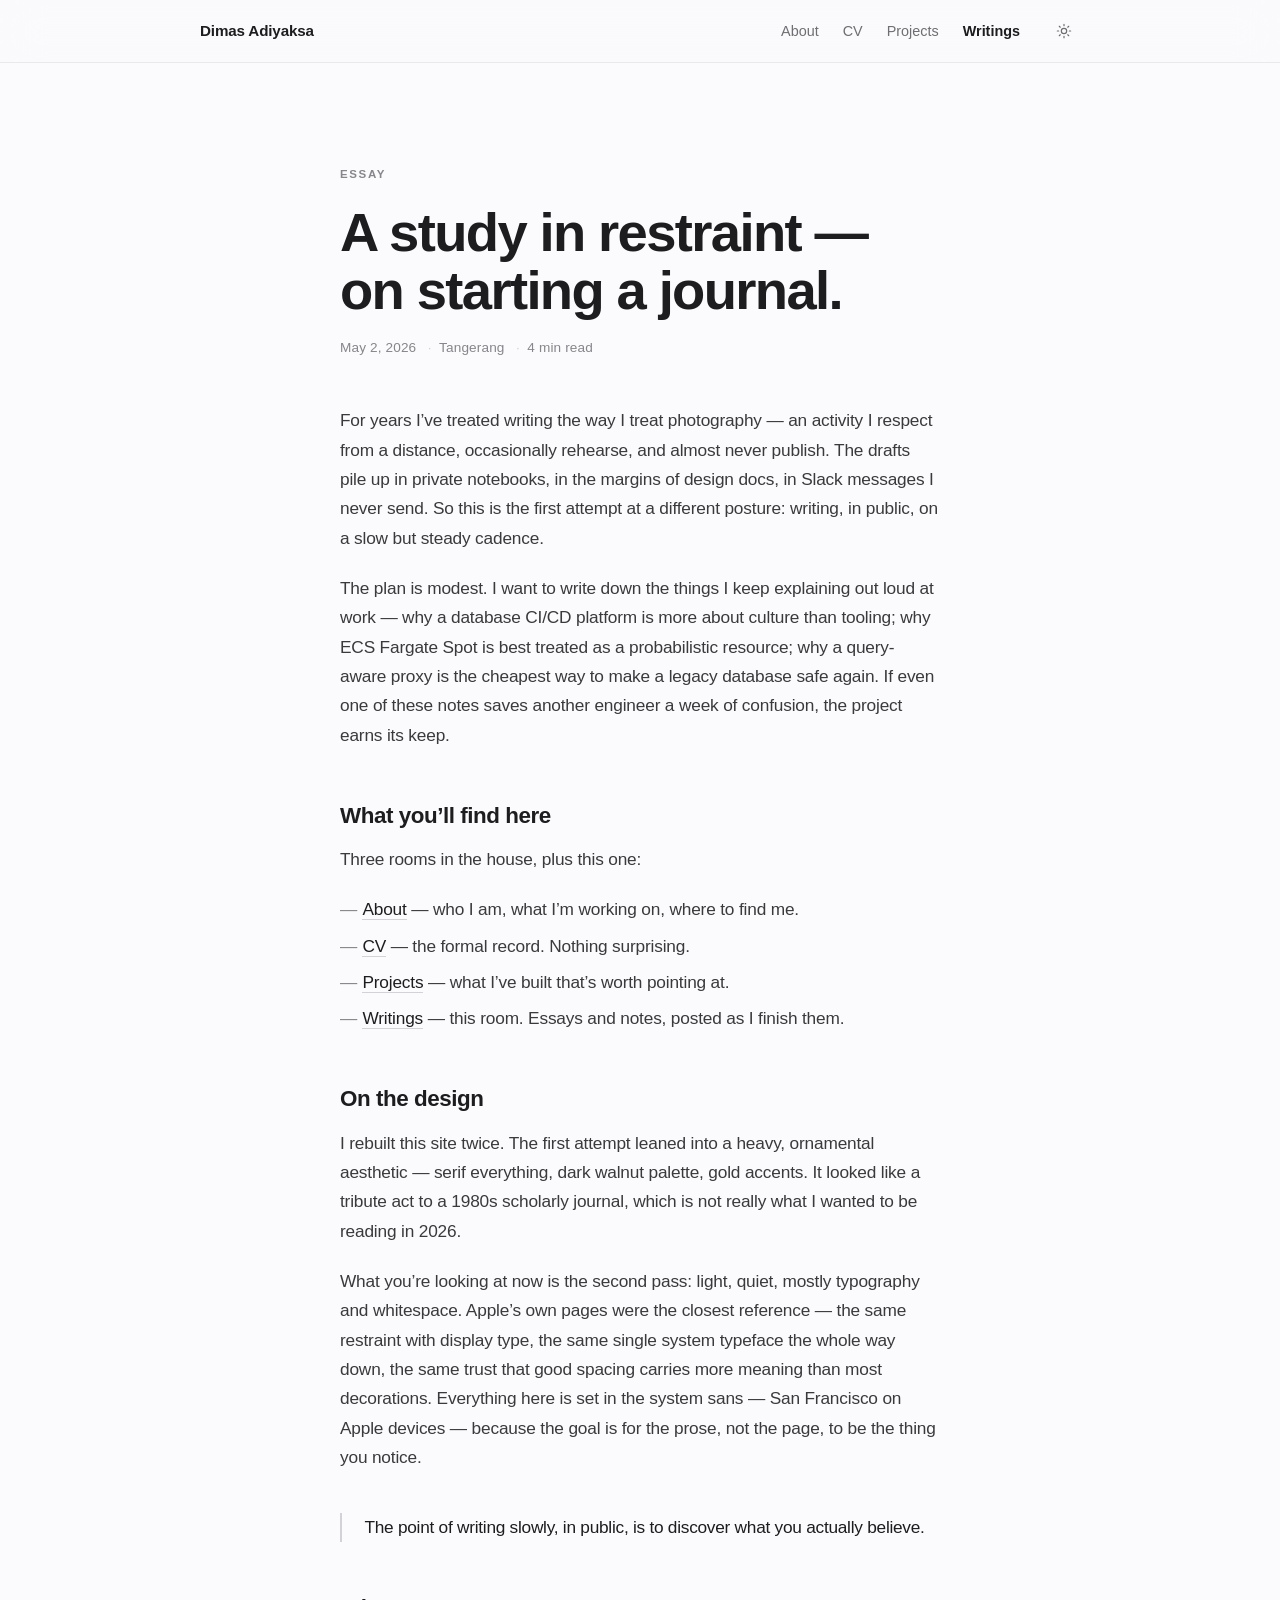
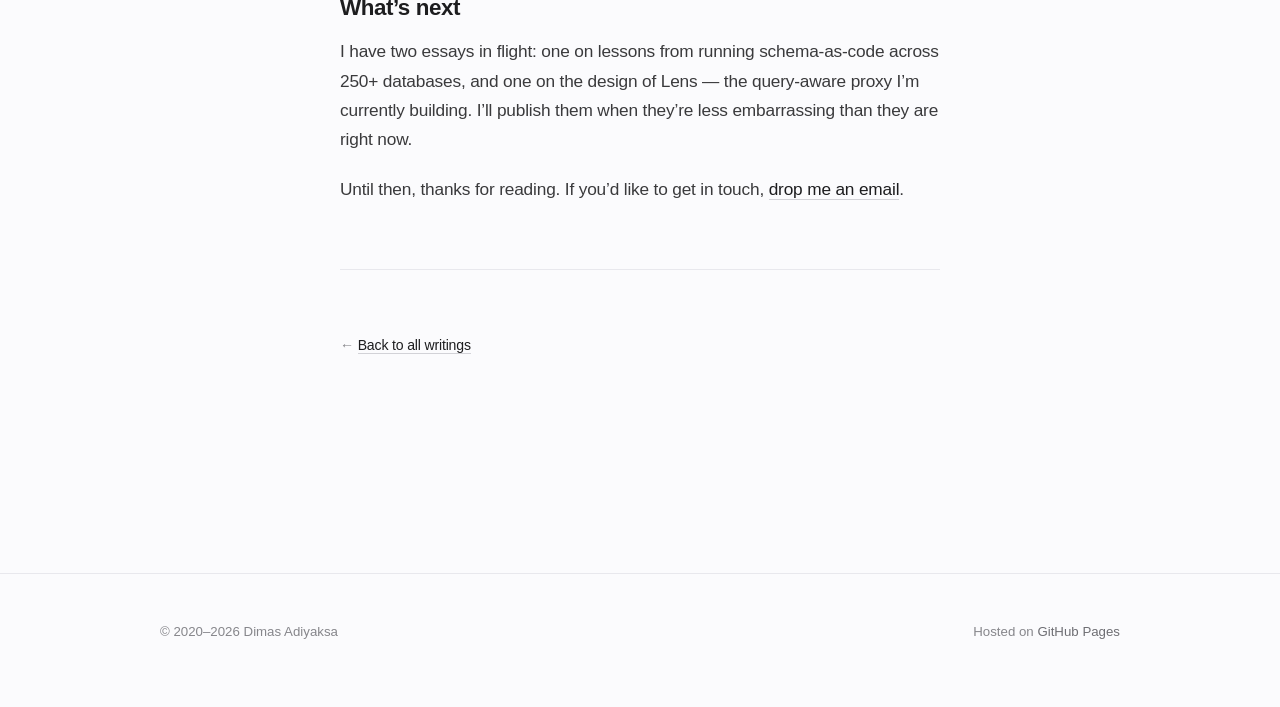
<file: posts/welcome.html>
<!DOCTYPE html>
<html lang="en">
<head>
  <meta charset="UTF-8" />
  <meta name="viewport" content="width=device-width, initial-scale=1.0" />
  <meta name="theme-color" content="#fbfbfd" media="(prefers-color-scheme: light)" />
  <meta name="theme-color" content="#000000" media="(prefers-color-scheme: dark)" />

  <title>A study in restraint — Dimas Adiyaksa</title>
  <meta name="description" content="On starting a journal, what I plan to write about, and a quick tour of the site." />

  <link rel="stylesheet" href="../assets/css/style.css" />
</head>
<body>

<header class="nav">
  <div class="nav__inner">
    <a class="nav__brand" href="../index.html">Dimas Adiyaksa</a>
    <div class="nav__links">
      <a href="../index.html">About</a>
      <a href="../cv.html">CV</a>
      <a href="../projects.html">Projects</a>
      <a href="../blog.html" class="is-active">Writings</a>
      <button class="theme-toggle" aria-label="Toggle theme">
        <svg class="sun"  viewBox="0 0 24 24" fill="none" stroke="currentColor" stroke-width="1.8" stroke-linecap="round" stroke-linejoin="round"><circle cx="12" cy="12" r="4"/><path d="M12 2v2M12 20v2M4.93 4.93l1.41 1.41M17.66 17.66l1.41 1.41M2 12h2M20 12h2M4.93 19.07l1.41-1.41M17.66 6.34l1.41-1.41"/></svg>
        <svg class="moon" viewBox="0 0 24 24" fill="none" stroke="currentColor" stroke-width="1.8" stroke-linecap="round" stroke-linejoin="round"><path d="M21 12.79A9 9 0 1 1 11.21 3 7 7 0 0 0 21 12.79z"/></svg>
      </button>
    </div>
  </div>
</header>

<main>
  <article class="section">
    <div class="wrap">

      <header class="article-head">
        <p class="eyebrow">Essay</p>
        <h1>A study in restraint &mdash; on starting a journal.</h1>
        <p class="article-meta">
          <span><time datetime="2026-05-02">May 2, 2026</time></span>
          <span>Tangerang</span>
          <span>4 min read</span>
        </p>
      </header>

      <div class="article">
        <p>
          For years I&rsquo;ve treated writing the way I treat photography &mdash; an activity I respect
          from a distance, occasionally rehearse, and almost never publish. The drafts pile up in
          private notebooks, in the margins of design docs, in Slack messages I never send. So this
          is the first attempt at a different posture: writing, in public, on a slow but steady cadence.
        </p>

        <p>
          The plan is modest. I want to write down the things I keep explaining out loud at work &mdash;
          why a database CI/CD platform is more about culture than tooling; why ECS Fargate Spot is best
          treated as a probabilistic resource; why a query-aware proxy is the cheapest way to make a
          legacy database safe again. If even one of these notes saves another engineer a week of
          confusion, the project earns its keep.
        </p>

        <h2>What you&rsquo;ll find here</h2>

        <p>Three rooms in the house, plus this one:</p>

        <ul>
          <li><a href="../index.html">About</a> &mdash; who I am, what I&rsquo;m working on, where to find me.</li>
          <li><a href="../cv.html">CV</a> &mdash; the formal record. Nothing surprising.</li>
          <li><a href="../projects.html">Projects</a> &mdash; what I&rsquo;ve built that&rsquo;s worth pointing at.</li>
          <li><a href="../blog.html">Writings</a> &mdash; this room. Essays and notes, posted as I finish them.</li>
        </ul>

        <h2>On the design</h2>

        <p>
          I rebuilt this site twice. The first attempt leaned into a heavy, ornamental aesthetic
          &mdash; serif everything, dark walnut palette, gold accents. It looked like a tribute act
          to a 1980s scholarly journal, which is not really what I wanted to be reading in 2026.
        </p>

        <p>
          What you&rsquo;re looking at now is the second pass: light, quiet, mostly typography
          and whitespace. Apple&rsquo;s own pages were the closest reference &mdash; the same
          restraint with display type, the same single system typeface the whole way down, the
          same trust that good spacing carries more meaning than most decorations. Everything
          here is set in the system sans &mdash; San Francisco on Apple devices &mdash; because
          the goal is for the prose, not the page, to be the thing you notice.
        </p>

        <blockquote>
          The point of writing slowly, in public, is to discover what you actually believe.
        </blockquote>

        <h2>What&rsquo;s next</h2>

        <p>
          I have two essays in flight: one on lessons from running schema-as-code across 250+
          databases, and one on the design of Lens &mdash; the query-aware proxy I&rsquo;m currently
          building. I&rsquo;ll publish them when they&rsquo;re less embarrassing than they are right now.
        </p>

        <p>
          Until then, thanks for reading. If you&rsquo;d like to get in touch,
          <a href="mailto:dimasadyaksa@gmail.com">drop me an email</a>.
        </p>

        <hr />

        <p style="font-family: var(--sans); font-size: 0.88rem; color: var(--ink-4);">
          &larr; <a class="link-quiet" href="../blog.html">Back to all writings</a>
        </p>
      </div>

    </div>
  </article>
</main>

<footer class="footer">
  <div class="footer__inner">
    <span>&copy; 2020&ndash;2026 Dimas Adiyaksa</span>
    <span>Hosted on <a href="https://pages.github.com/" target="_blank" rel="noopener">GitHub Pages</a></span>
  </div>
</footer>

<script src="../assets/js/main.js" defer></script>
</body>
</html>
</file>
<file: assets/css/style.css>
/* ============================================================
   Dimas Adiyaksa — personal site
   Minimalist · Apple-inspired · all SF/system sans
   ============================================================ */

/* --------------------------------------------------------------
   Tokens
   -------------------------------------------------------------- */
:root {
  /* Light palette — Apple-leaning */
  --bg:        #fbfbfd;
  --bg-soft:   #f5f5f7;
  --ink:       #1d1d1f;
  --ink-2:     #3a3a3c;
  --ink-3:     #6e6e73;
  --ink-4:     #86868b;
  --line:      #d2d2d7;
  --line-soft: #e8e8ed;
  --accent:    #0071e3;
  --accent-2:  #0077ed;

  /* Type — one system sans, the whole way down (Apple-style) */
  --sans: -apple-system, BlinkMacSystemFont, "SF Pro Display", "SF Pro Text",
          "Helvetica Neue", Helvetica, Arial, system-ui, sans-serif;
  --mono: ui-monospace, "SF Mono", "JetBrains Mono", Menlo, Consolas, monospace;

  /* Rhythm */
  --column:  680px;
  --column-wide: 960px;
  --gutter:  clamp(1.25rem, 4vw, 2.5rem);

  /* Motion */
  --ease: cubic-bezier(0.4, 0.0, 0.2, 1);
}

/* Dark mode — auto via system, with manual override */
@media (prefers-color-scheme: dark) {
  :root:not([data-theme="light"]) {
    --bg:        #000000;
    --bg-soft:   #161618;
    --ink:       #f5f5f7;
    --ink-2:     #d2d2d7;
    --ink-3:     #a1a1a6;
    --ink-4:     #6e6e73;
    --line:      #2a2a2c;
    --line-soft: #1c1c1e;
    --accent:    #2997ff;
    --accent-2:  #4aa9ff;
  }
}
[data-theme="dark"] {
  --bg:        #000000;
  --bg-soft:   #161618;
  --ink:       #f5f5f7;
  --ink-2:     #d2d2d7;
  --ink-3:     #a1a1a6;
  --ink-4:     #6e6e73;
  --line:      #2a2a2c;
  --line-soft: #1c1c1e;
  --accent:    #2997ff;
  --accent-2:  #4aa9ff;
}

/* --------------------------------------------------------------
   Reset & base
   -------------------------------------------------------------- */
*, *::before, *::after { box-sizing: border-box; }
html, body { margin: 0; padding: 0; }
html {
  -webkit-text-size-adjust: 100%;
  scroll-behavior: smooth;
  text-rendering: optimizeLegibility;
}
@media (prefers-reduced-motion: reduce) {
  html { scroll-behavior: auto; }
  * { animation: none !important; transition: none !important; }
}

body {
  background: var(--bg);
  color: var(--ink);
  font-family: var(--sans);
  font-size: 17px;
  line-height: 1.55;
  font-weight: 400;
  -webkit-font-smoothing: antialiased;
  -moz-osx-font-smoothing: grayscale;
  font-feature-settings: "kern", "liga", "calt", "ss01";
  font-variant-numeric: lining-nums proportional-nums;
  transition: background-color 0.4s var(--ease), color 0.4s var(--ease);
}

img, svg { max-width: 100%; display: block; }
hr { border: 0; height: 1px; background: var(--line-soft); margin: 4rem 0; }
::selection { background: var(--accent); color: #fff; }

/* --------------------------------------------------------------
   Links — subtle Apple-style
   -------------------------------------------------------------- */
a {
  color: var(--accent);
  text-decoration: none;
  transition: color 0.15s var(--ease);
}
a:hover { color: var(--accent-2); }
.link-quiet {
  color: var(--ink);
  border-bottom: 1px solid var(--line);
  transition: border-color 0.2s var(--ease);
}
.link-quiet:hover {
  color: var(--ink);
  border-bottom-color: var(--ink);
}

/* --------------------------------------------------------------
   Type scale
   -------------------------------------------------------------- */
h1, h2, h3, h4 {
  margin: 0;
  font-weight: 600;
  letter-spacing: -0.02em;
  color: var(--ink);
  line-height: 1.1;
}
h1 { font-size: clamp(2.5rem, 6vw, 4.25rem); letter-spacing: -0.03em; }
h2 { font-size: clamp(1.75rem, 3vw, 2.25rem); letter-spacing: -0.02em; }
h3 { font-size: 1.25rem; letter-spacing: -0.01em; }
h4 { font-size: 1rem; letter-spacing: 0; color: var(--ink-2); }

p { margin: 0 0 1.1em; }

.eyebrow {
  font-family: var(--sans);
  font-size: 0.72rem;
  font-weight: 600;
  letter-spacing: 0.14em;
  text-transform: uppercase;
  color: var(--ink-4);
  margin: 0 0 1.25rem;
}

.lead {
  font-weight: 400;
  font-size: clamp(1.2rem, 2.2vw, 1.4rem);
  line-height: 1.5;
  color: var(--ink-2);
  letter-spacing: -0.012em;
}

.muted { color: var(--ink-3); }
.tiny  { font-size: 0.78rem; letter-spacing: 0.04em; color: var(--ink-4); }

/* --------------------------------------------------------------
   Header / nav
   -------------------------------------------------------------- */
.nav {
  position: sticky;
  top: 0;
  z-index: 50;
  background: color-mix(in srgb, var(--bg) 80%, transparent);
  backdrop-filter: saturate(180%) blur(20px);
  -webkit-backdrop-filter: saturate(180%) blur(20px);
  border-bottom: 1px solid var(--line-soft);
}
.nav__inner {
  max-width: var(--column-wide);
  margin: 0 auto;
  padding: 0.95rem var(--gutter);
  display: flex;
  align-items: center;
  justify-content: space-between;
  gap: 1.25rem;
}
.nav__brand {
  font-size: 0.95rem;
  font-weight: 600;
  letter-spacing: -0.01em;
  color: var(--ink);
}
.nav__brand:hover { color: var(--ink); }
.nav__links {
  display: flex;
  gap: 1.5rem;
  align-items: center;
  font-size: 0.9rem;
  font-weight: 450;
}
.nav__links a {
  color: var(--ink-3);
  transition: color 0.15s var(--ease);
}
.nav__links a:hover,
.nav__links a.is-active { color: var(--ink); }
.nav__links a.is-active { font-weight: 550; }

.theme-toggle {
  background: transparent;
  border: 0;
  padding: 6px;
  margin-left: 0.25rem;
  width: 32px; height: 32px;
  border-radius: 50%;
  color: var(--ink-3);
  cursor: pointer;
  display: inline-flex;
  align-items: center;
  justify-content: center;
  transition: background-color 0.2s var(--ease), color 0.2s var(--ease);
}
.theme-toggle:hover {
  background: var(--bg-soft);
  color: var(--ink);
}
.theme-toggle svg { width: 16px; height: 16px; }
.theme-toggle .moon { display: none; }
[data-theme="dark"] .theme-toggle .sun { display: none; }
[data-theme="dark"] .theme-toggle .moon { display: inline; }
@media (prefers-color-scheme: dark) {
  :root:not([data-theme="light"]) .theme-toggle .sun  { display: none; }
  :root:not([data-theme="light"]) .theme-toggle .moon { display: inline; }
}

/* --------------------------------------------------------------
   Layout
   -------------------------------------------------------------- */
main { display: block; }
.wrap {
  max-width: var(--column);
  margin: 0 auto;
  padding: 0 var(--gutter);
}
.wrap--wide { max-width: var(--column-wide); }

.section { padding: clamp(3.5rem, 8vw, 6.5rem) 0; }
.section--tight { padding: clamp(2rem, 5vw, 3.5rem) 0; }
.section + .section { padding-top: 0; }

/* --------------------------------------------------------------
   Hero
   -------------------------------------------------------------- */
.hero {
  padding: clamp(4.5rem, 12vw, 9rem) 0 clamp(3rem, 6vw, 5rem);
}
.hero__name {
  font-weight: 600;
  letter-spacing: -0.04em;
}
.hero__role {
  margin-top: 1.25rem;
  color: var(--ink-3);
  font-size: clamp(1.05rem, 2vw, 1.2rem);
  font-weight: 450;
  letter-spacing: -0.005em;
}
.hero__role .sep { color: var(--ink-4); margin: 0 0.55em; }

.hero__lede {
  margin-top: 2.25rem;
  font-weight: 400;
  font-size: clamp(1.25rem, 2.4vw, 1.6rem);
  line-height: 1.45;
  color: var(--ink-2);
  letter-spacing: -0.014em;
  max-width: 36ch;
}
.hero__lede em { font-style: italic; color: var(--ink); }
.hero__lede strong { font-weight: 600; color: var(--ink); }

.hero__contacts {
  margin-top: 2.5rem;
  display: flex;
  gap: 0.4rem 1.4rem;
  flex-wrap: wrap;
  font-size: 0.92rem;
  color: var(--ink-3);
}
.hero__contacts a { color: var(--ink-2); }
.hero__contacts a:hover { color: var(--accent); }

/* --------------------------------------------------------------
   "Now" / featured block
   -------------------------------------------------------------- */
.now {
  background: var(--bg-soft);
  border-radius: 14px;
  padding: clamp(1.6rem, 3vw, 2.2rem) clamp(1.5rem, 3vw, 2rem);
  margin-top: 1rem;
}
.now__label {
  display: inline-block;
  font-size: 0.7rem;
  font-weight: 600;
  letter-spacing: 0.16em;
  text-transform: uppercase;
  color: var(--ink-3);
  margin-bottom: 0.85rem;
}
.now p { margin: 0; color: var(--ink-2); font-size: 1rem; line-height: 1.6; }
.now p + p { margin-top: 0.75em; }

/* --------------------------------------------------------------
   Notes / news list (used on home + blog index)
   -------------------------------------------------------------- */
.notes { list-style: none; padding: 0; margin: 0; }
.notes li {
  display: grid;
  grid-template-columns: 110px 1fr;
  gap: 1.5rem;
  padding: 1.4rem 0;
  border-top: 1px solid var(--line-soft);
}
.notes li:last-child { border-bottom: 1px solid var(--line-soft); }
.notes time {
  font-size: 0.82rem;
  color: var(--ink-4);
  letter-spacing: 0.01em;
  padding-top: 0.18rem;
  font-variant-numeric: tabular-nums;
}
.notes__body { color: var(--ink-2); font-size: 0.99rem; }
.notes__body strong { color: var(--ink); font-weight: 550; }
.notes__title {
  display: block;
  color: var(--ink);
  font-weight: 550;
  font-size: 1.05rem;
  margin-bottom: 0.25em;
  letter-spacing: -0.005em;
}
.notes__title a { color: inherit; }
.notes__title a:hover { color: var(--accent); }

/* --------------------------------------------------------------
   CV / experience entries
   -------------------------------------------------------------- */
.entry {
  padding: 2.25rem 0;
  border-top: 1px solid var(--line-soft);
}
.entry:first-of-type { border-top: 0; padding-top: 0.5rem; }
.entry__head {
  display: flex;
  flex-wrap: wrap;
  align-items: baseline;
  justify-content: space-between;
  gap: 0.4rem 1.5rem;
  margin-bottom: 0.5rem;
}
.entry__org {
  font-size: 1.35rem;
  font-weight: 600;
  letter-spacing: -0.015em;
  color: var(--ink);
}
.entry__when {
  font-size: 0.82rem;
  color: var(--ink-4);
  letter-spacing: 0.01em;
  white-space: nowrap;
  font-variant-numeric: tabular-nums;
}
.entry__role {
  color: var(--ink-2);
  font-size: 0.98rem;
  font-weight: 450;
  margin-bottom: 0.1rem;
}
.entry__role .dot { color: var(--ink-4); margin: 0 0.5em; }

.entry__group { margin-top: 1.5rem; }
.entry__group h4 {
  font-size: 0.74rem;
  font-weight: 600;
  letter-spacing: 0.14em;
  text-transform: uppercase;
  color: var(--ink-3);
  margin-bottom: 0.6rem;
}
.entry ul {
  list-style: none;
  padding: 0;
  margin: 0;
}
.entry ul li {
  padding-left: 1.1rem;
  position: relative;
  color: var(--ink-2);
  margin-bottom: 0.55rem;
  line-height: 1.55;
}
.entry ul li::before {
  content: "";
  position: absolute;
  left: 0;
  top: 0.7em;
  width: 4px;
  height: 4px;
  border-radius: 50%;
  background: var(--ink-4);
}
.entry ul li strong { color: var(--ink); font-weight: 550; }

/* Skill list */
.skills {
  display: grid;
  grid-template-columns: 160px 1fr;
  gap: 0.85rem 2rem;
  margin: 0;
  padding: 0;
}
.skills dt {
  font-size: 0.78rem;
  font-weight: 600;
  letter-spacing: 0.1em;
  text-transform: uppercase;
  color: var(--ink-4);
  padding-top: 0.15rem;
}
.skills dd { margin: 0; color: var(--ink-2); }

/* --------------------------------------------------------------
   Projects
   -------------------------------------------------------------- */
.project {
  padding: 2.5rem 0;
  border-top: 1px solid var(--line-soft);
}
.project:first-of-type { border-top: 0; padding-top: 0.5rem; }
.project__head {
  display: flex;
  flex-wrap: wrap;
  align-items: baseline;
  justify-content: space-between;
  gap: 0.4rem 1rem;
  margin-bottom: 0.6rem;
}
.project__name {
  font-size: 1.45rem;
  font-weight: 600;
  letter-spacing: -0.02em;
}
.project__name a { color: var(--ink); }
.project__name a:hover { color: var(--accent); }
.project__year {
  font-size: 0.85rem;
  color: var(--ink-4);
  font-variant-numeric: tabular-nums;
}
.project__stack {
  font-size: 0.85rem;
  color: var(--ink-3);
  letter-spacing: 0.01em;
  margin-bottom: 0.85rem;
}
.project__stack .dot { color: var(--ink-4); margin: 0 0.55em; }
.project__desc {
  color: var(--ink-2);
  margin-bottom: 0.85rem;
}
.project__links {
  font-size: 0.88rem;
  display: flex;
  gap: 1.25rem;
  flex-wrap: wrap;
}
.project__links span { color: var(--ink-4); }

.tag {
  display: inline-flex;
  align-items: center;
  font-size: 0.68rem;
  font-weight: 600;
  letter-spacing: 0.08em;
  text-transform: uppercase;
  color: var(--ink-3);
  background: var(--bg-soft);
  padding: 0.22em 0.7em;
  border: 1px solid var(--line-soft);
  border-radius: 999px;
  margin-left: 0.6rem;
  vertical-align: 0.18em;
}

/* --------------------------------------------------------------
   Article (blog post)
   -------------------------------------------------------------- */
.article-head { margin-bottom: 3rem; }
.article-head h1 {
  font-weight: 600;
  letter-spacing: -0.03em;
  font-size: clamp(2.25rem, 5vw, 3.4rem);
  line-height: 1.08;
}
.article-meta {
  margin-top: 1rem;
  font-size: 0.85rem;
  color: var(--ink-4);
  letter-spacing: 0.01em;
}
.article-meta span + span::before {
  content: "·";
  margin: 0 0.55em;
  color: var(--line);
}

.article {
  font-size: 1.08rem;
  line-height: 1.7;
  color: var(--ink-2);
  font-weight: 400;
  letter-spacing: -0.01em;
}
.article h2 {
  font-size: 1.4rem;
  font-weight: 600;
  letter-spacing: -0.02em;
  color: var(--ink);
  margin: 2.4em 0 0.75em;
}
.article h3 {
  font-size: 1.1rem;
  margin: 2em 0 0.6em;
}
.article p { margin: 0 0 1.2em; }
.article a { color: var(--ink); border-bottom: 1px solid var(--line); }
.article a:hover { border-bottom-color: var(--ink); color: var(--ink); }
.article blockquote {
  margin: 2.5rem 0;
  padding: 0 0 0 1.4rem;
  border-left: 2px solid var(--line);
  color: var(--ink);
  font-weight: 500;
  font-style: normal;
  letter-spacing: -0.015em;
}
.article ul {
  list-style: none;
  padding: 0;
  margin: 1em 0 1.5em;
}
.article ul li {
  position: relative;
  padding-left: 1.4rem;
  margin-bottom: 0.4em;
}
.article ul li::before {
  content: "—";
  position: absolute;
  left: 0;
  color: var(--ink-4);
}
.article code {
  font-family: var(--mono);
  font-size: 0.9em;
  background: var(--bg-soft);
  padding: 0.08em 0.4em;
  border-radius: 4px;
}

/* --------------------------------------------------------------
   Footer
   -------------------------------------------------------------- */
.footer {
  margin-top: 6rem;
  padding: 3rem var(--gutter) 4rem;
  border-top: 1px solid var(--line-soft);
}
.footer__inner {
  max-width: var(--column-wide);
  margin: 0 auto;
  display: flex;
  flex-wrap: wrap;
  justify-content: space-between;
  gap: 1rem;
  font-size: 0.83rem;
  color: var(--ink-4);
}
.footer a { color: var(--ink-3); }
.footer a:hover { color: var(--ink); }

/* --------------------------------------------------------------
   Responsive
   -------------------------------------------------------------- */
@media (max-width: 640px) {
  body { font-size: 16px; }
  .nav__links { gap: 1rem; font-size: 0.85rem; }
  .notes li { grid-template-columns: 1fr; gap: 0.25rem; }
  .skills { grid-template-columns: 1fr; gap: 0.2rem 0; }
  .skills dt { padding-top: 1rem; }
  .article-meta span + span::before { display: inline-block; }
}

/* --------------------------------------------------------------
   Print
   -------------------------------------------------------------- */
@media print {
  .nav, .footer, .theme-toggle { display: none !important; }
  body { background: #fff; color: #000; }
  a { color: #000; }
}
</file>
